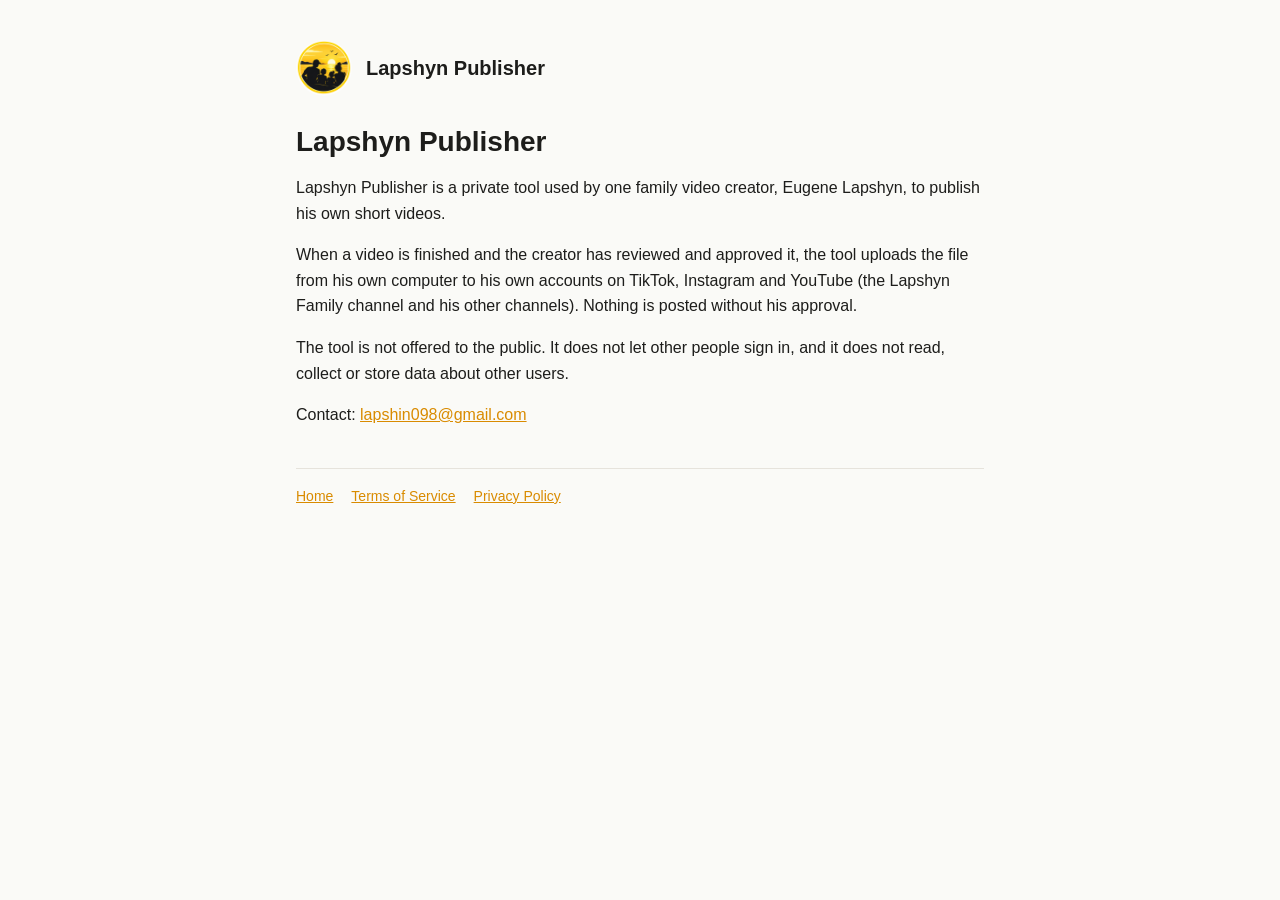
<file: index.html>
<!doctype html>
<html lang="en"><head><meta charset="utf-8"><meta name="viewport" content="width=device-width,initial-scale=1">
<title>Lapshyn Publisher</title><link rel="icon" href="icon.png"><link rel="stylesheet" href="style.css"></head>
<body><main>
<header><img src="icon.png" alt=""><a href="index.html">Lapshyn Publisher</a></header>
<h1>Lapshyn Publisher</h1>
<p>Lapshyn Publisher is a private tool used by one family video creator, Eugene Lapshyn, to publish his own short videos.</p>
<p>When a video is finished and the creator has reviewed and approved it, the tool uploads the file from his own computer to his own accounts on TikTok, Instagram and YouTube (the Lapshyn Family channel and his other channels). Nothing is posted without his approval.</p>
<p>The tool is not offered to the public. It does not let other people sign in, and it does not read, collect or store data about other users.</p>
<p>Contact: <a href="mailto:lapshin098@gmail.com">lapshin098@gmail.com</a></p>
<nav><a href="index.html">Home</a><a href="terms.html">Terms of Service</a><a href="privacy.html">Privacy Policy</a></nav></main></body></html>
</file>
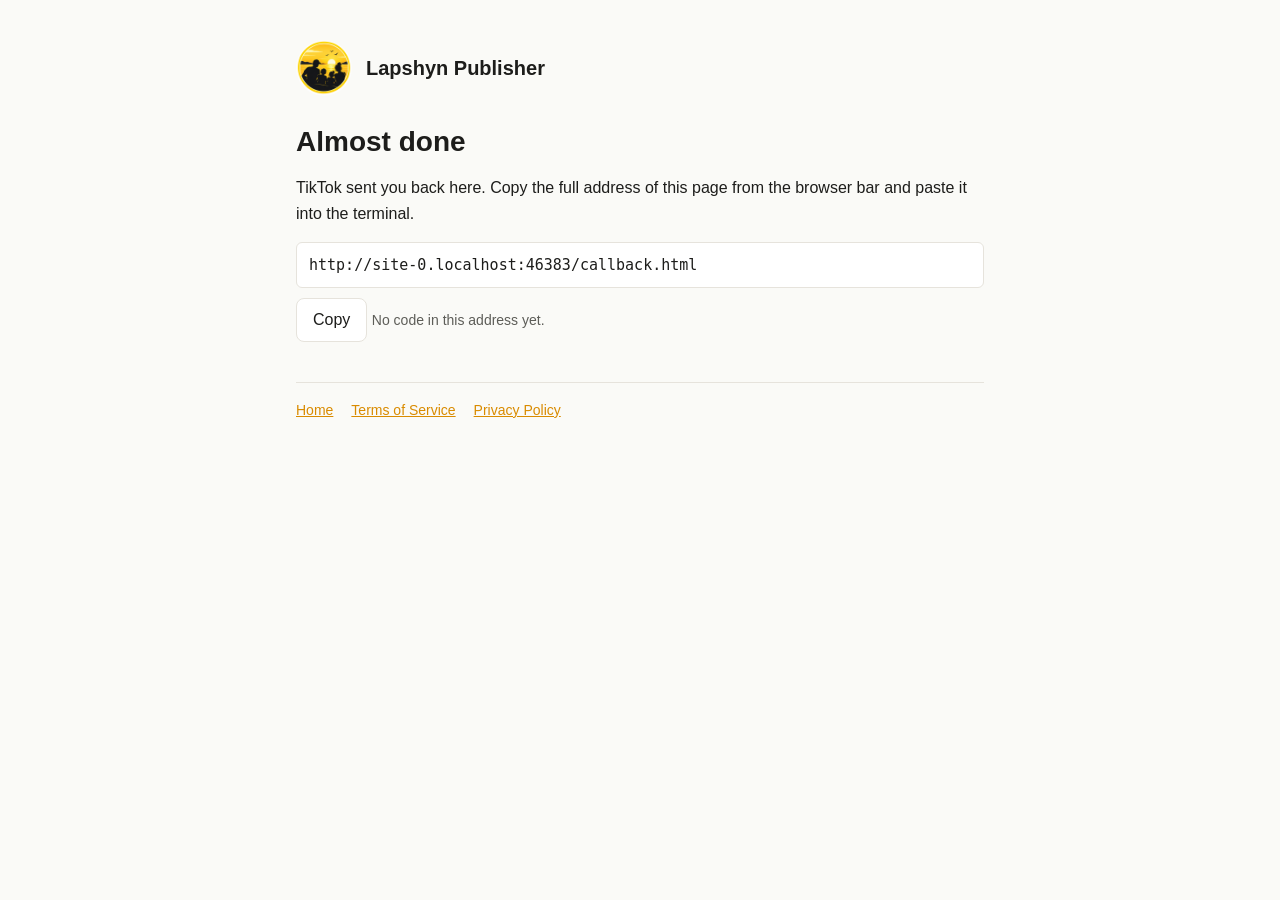
<file: callback.html>
<!doctype html>
<html lang="en"><head><meta charset="utf-8"><meta name="viewport" content="width=device-width,initial-scale=1">
<title>Connected</title><link rel="icon" href="icon.png"><link rel="stylesheet" href="style.css"></head>
<body><main>
<header><img src="icon.png" alt=""><a href="index.html">Lapshyn Publisher</a></header>
<h1>Almost done</h1>
<p>TikTok sent you back here. Copy the full address of this page from the browser bar and paste it into the terminal.</p>
<code id="url"></code>
<button id="copy">Copy</button> <span id="ok" class="muted"></span>
<script>
var u=document.getElementById('url'),ok=document.getElementById('ok');
u.textContent=location.href;
if(!/[?&]code=/.test(location.search)){ok.textContent='No code in this address yet.';}
document.getElementById('copy').onclick=function(){navigator.clipboard.writeText(location.href).then(function(){ok.textContent='Copied.';},function(){ok.textContent='Select the text above and copy it.';});};
</script>
<nav><a href="index.html">Home</a><a href="terms.html">Terms of Service</a><a href="privacy.html">Privacy Policy</a></nav></main></body></html>
</file>
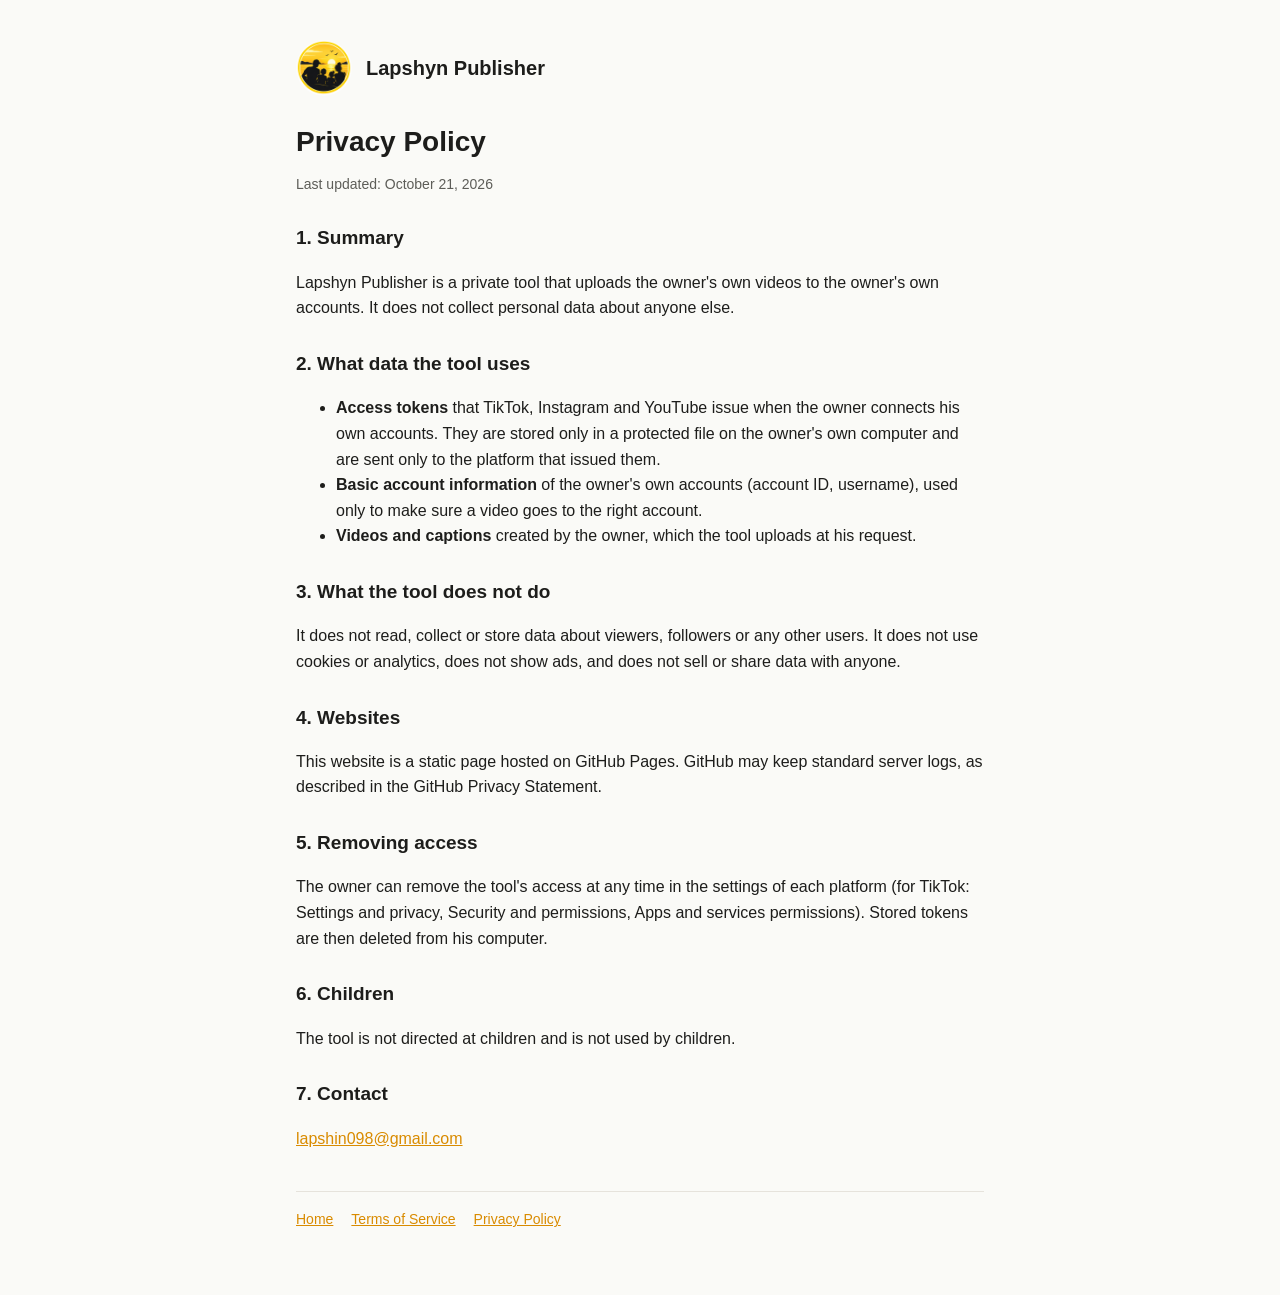
<file: privacy.html>
<!doctype html>
<html lang="en"><head><meta charset="utf-8"><meta name="viewport" content="width=device-width,initial-scale=1">
<title>Privacy Policy</title><link rel="icon" href="icon.png"><link rel="stylesheet" href="style.css"></head>
<body><main>
<header><img src="icon.png" alt=""><a href="index.html">Lapshyn Publisher</a></header>
<h1>Privacy Policy</h1>
<p class="muted">Last updated: October 21, 2026</p>
<h2>1. Summary</h2>
<p>Lapshyn Publisher is a private tool that uploads the owner's own videos to the owner's own accounts. It does not collect personal data about anyone else.</p>
<h2>2. What data the tool uses</h2>
<ul>
<li><b>Access tokens</b> that TikTok, Instagram and YouTube issue when the owner connects his own accounts. They are stored only in a protected file on the owner's own computer and are sent only to the platform that issued them.</li>
<li><b>Basic account information</b> of the owner's own accounts (account ID, username), used only to make sure a video goes to the right account.</li>
<li><b>Videos and captions</b> created by the owner, which the tool uploads at his request.</li>
</ul>
<h2>3. What the tool does not do</h2>
<p>It does not read, collect or store data about viewers, followers or any other users. It does not use cookies or analytics, does not show ads, and does not sell or share data with anyone.</p>
<h2>4. Websites</h2>
<p>This website is a static page hosted on GitHub Pages. GitHub may keep standard server logs, as described in the GitHub Privacy Statement.</p>
<h2>5. Removing access</h2>
<p>The owner can remove the tool's access at any time in the settings of each platform (for TikTok: Settings and privacy, Security and permissions, Apps and services permissions). Stored tokens are then deleted from his computer.</p>
<h2>6. Children</h2>
<p>The tool is not directed at children and is not used by children.</p>
<h2>7. Contact</h2>
<p><a href="mailto:lapshin098@gmail.com">lapshin098@gmail.com</a></p>
<nav><a href="index.html">Home</a><a href="terms.html">Terms of Service</a><a href="privacy.html">Privacy Policy</a></nav></main></body></html>
</file>
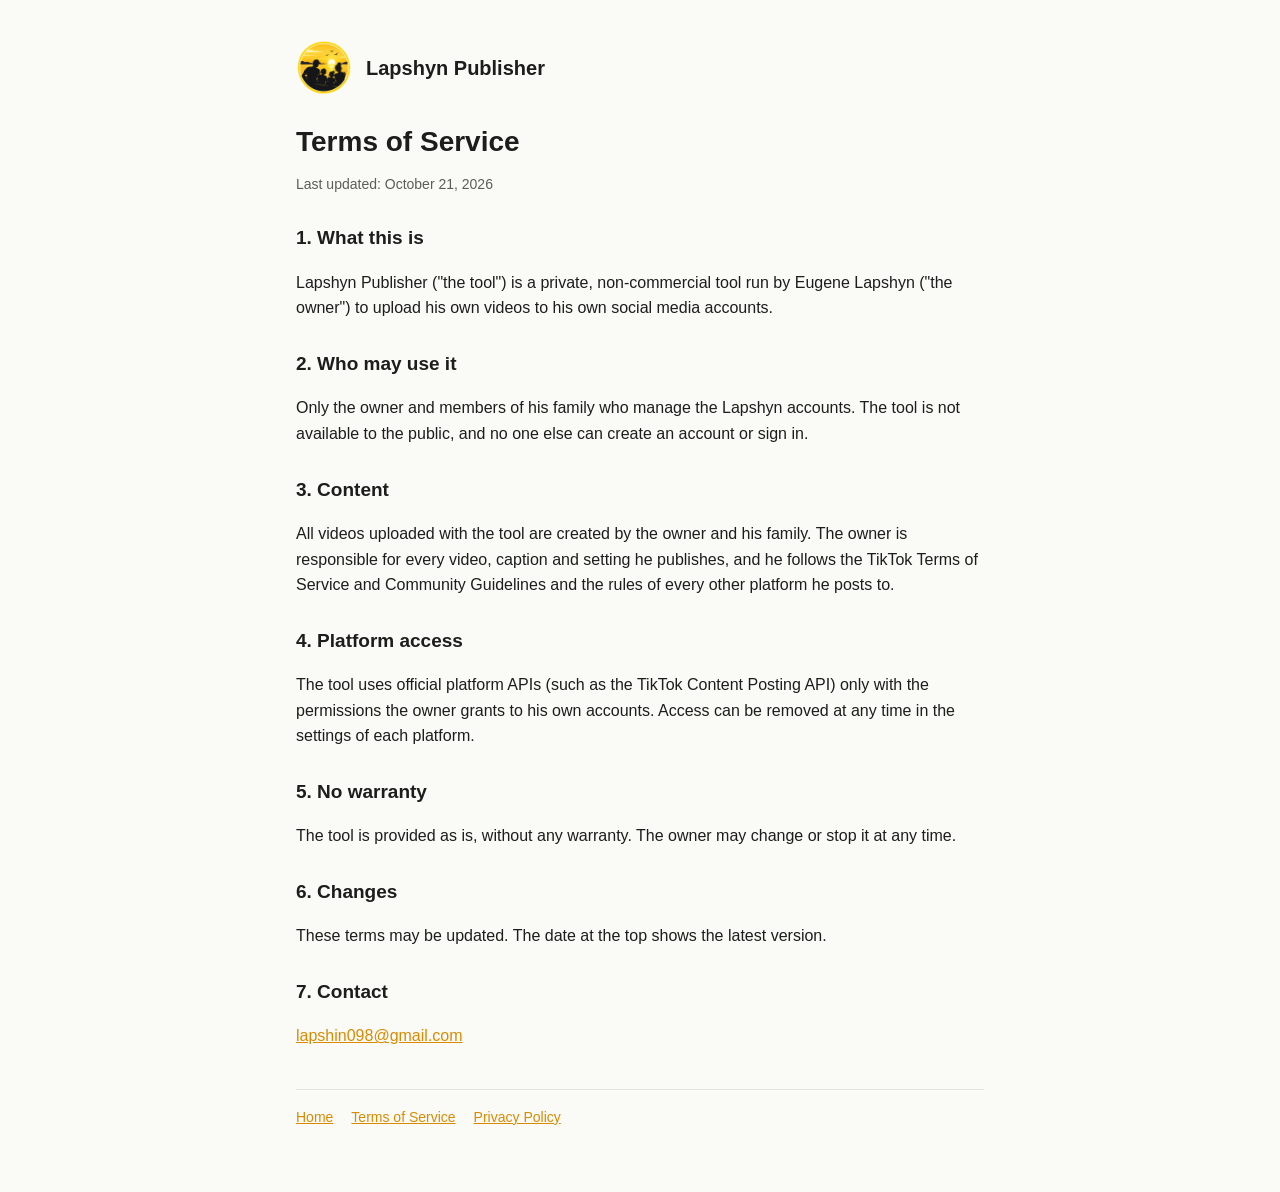
<file: terms.html>
<!doctype html>
<html lang="en"><head><meta charset="utf-8"><meta name="viewport" content="width=device-width,initial-scale=1">
<title>Terms of Service</title><link rel="icon" href="icon.png"><link rel="stylesheet" href="style.css"></head>
<body><main>
<header><img src="icon.png" alt=""><a href="index.html">Lapshyn Publisher</a></header>
<h1>Terms of Service</h1>
<p class="muted">Last updated: October 21, 2026</p>
<h2>1. What this is</h2>
<p>Lapshyn Publisher ("the tool") is a private, non-commercial tool run by Eugene Lapshyn ("the owner") to upload his own videos to his own social media accounts.</p>
<h2>2. Who may use it</h2>
<p>Only the owner and members of his family who manage the Lapshyn accounts. The tool is not available to the public, and no one else can create an account or sign in.</p>
<h2>3. Content</h2>
<p>All videos uploaded with the tool are created by the owner and his family. The owner is responsible for every video, caption and setting he publishes, and he follows the TikTok Terms of Service and Community Guidelines and the rules of every other platform he posts to.</p>
<h2>4. Platform access</h2>
<p>The tool uses official platform APIs (such as the TikTok Content Posting API) only with the permissions the owner grants to his own accounts. Access can be removed at any time in the settings of each platform.</p>
<h2>5. No warranty</h2>
<p>The tool is provided as is, without any warranty. The owner may change or stop it at any time.</p>
<h2>6. Changes</h2>
<p>These terms may be updated. The date at the top shows the latest version.</p>
<h2>7. Contact</h2>
<p><a href="mailto:lapshin098@gmail.com">lapshin098@gmail.com</a></p>
<nav><a href="index.html">Home</a><a href="terms.html">Terms of Service</a><a href="privacy.html">Privacy Policy</a></nav></main></body></html>
</file>
<file: style.css>
:root{--bg:#fafaf7;--fg:#1d1d1b;--muted:#5d5d58;--accent:#d98b00;--card:#fff;--line:#e6e3dc}
@media (prefers-color-scheme:dark){:root{--bg:#141412;--fg:#ecebe6;--muted:#a3a29b;--accent:#f2b233;--card:#1d1d1a;--line:#2e2d29}}
*{box-sizing:border-box}
body{margin:0;background:var(--bg);color:var(--fg);font:16px/1.6 -apple-system,BlinkMacSystemFont,"Segoe UI",Roboto,sans-serif}
main{max-width:720px;margin:0 auto;padding:40px 16px 64px}
header{display:flex;align-items:center;gap:14px;margin-bottom:28px}
header img{width:56px;height:56px;border-radius:50%}
header a{color:inherit;text-decoration:none;font-weight:700;font-size:20px}
h1{font-size:28px;line-height:1.25;margin:0 0 6px}
h2{font-size:19px;margin:28px 0 6px}
p,li{color:var(--fg)}
.muted{color:var(--muted);font-size:14px}
a{color:var(--accent)}
nav{margin-top:40px;padding-top:16px;border-top:1px solid var(--line);font-size:14px;display:flex;gap:18px;flex-wrap:wrap}
code{background:var(--card);border:1px solid var(--line);border-radius:6px;padding:10px 12px;display:block;word-break:break-all;font-size:15px}
button{margin-top:10px;font:inherit;padding:8px 16px;border-radius:8px;border:1px solid var(--line);background:var(--card);color:var(--fg);cursor:pointer}
</file>
